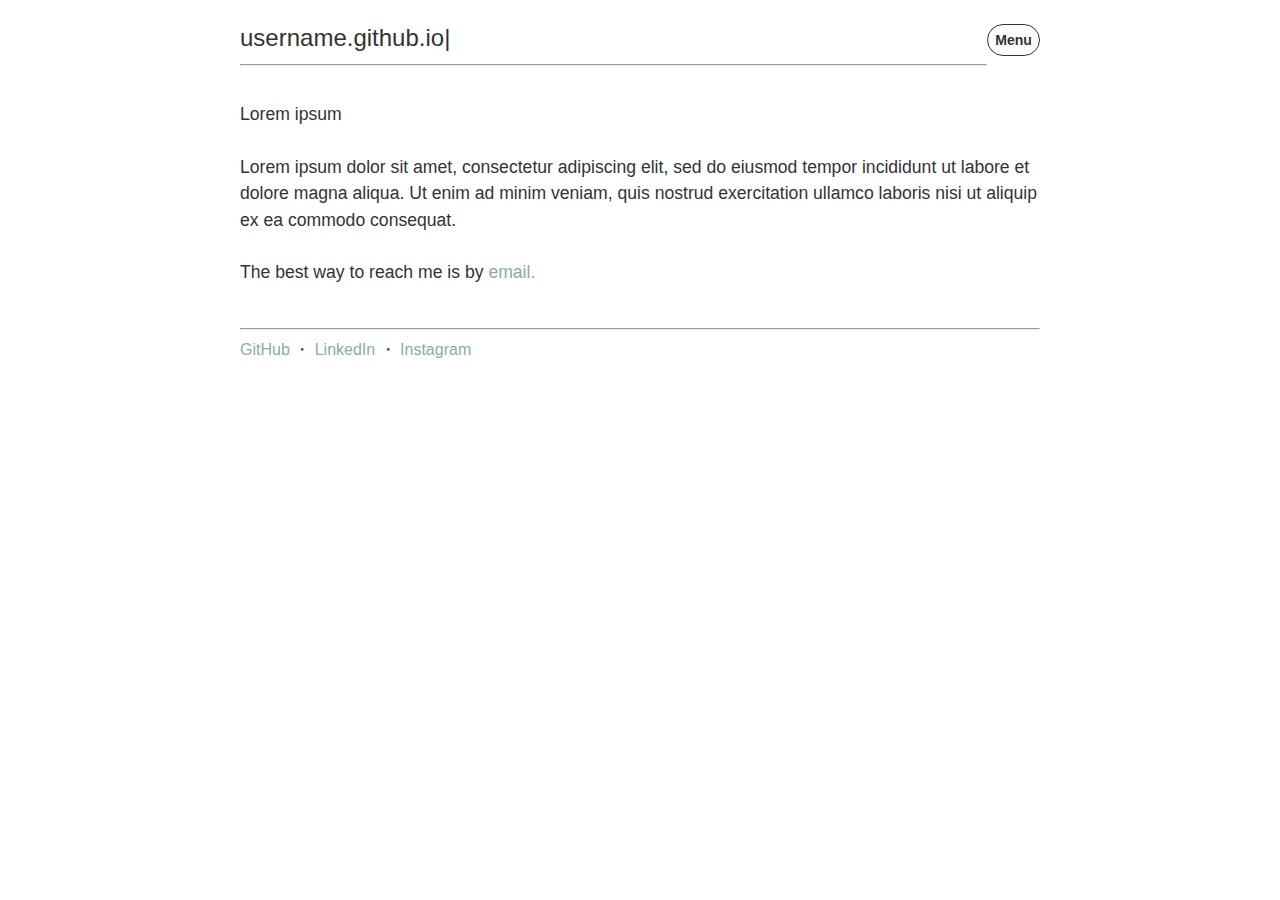
<file: index.html>
<!DOCTYPE html>
<html>
<head>
	<link rel="stylesheet" href="css/style.css" media="all">
	<link rel='stylesheet' href="fonts/league-spartan/league-spartan.css" media='all'>
	<link rel='stylesheet' href="fonts/libre-baskerville/libre-baskerville.css" media='all'>
	<link rel="shortcut icon" href="images/icon.PNG" >
	<meta name="viewport" content="width=device-width, initial-scale=1.0">
	<title>Lawrence Ho - Home</title>
</head>
<body>
<div class="main">

<!-- *** START HEADER *** -->
 
  <div class="header">
  	<p class="sitelogo"><a class="sitelogo" href="/index.html" rel="home">username.github.io</a><span class="header-ticker">|</span>
  	</p>
  	<p class="menu"><a class="menubutton" href="menu.html">Menu</a></p>
  </div>
  <br><br style="margin-bottom: 15px;">
  <hr class="line-separator"/>

<!-- *** END HEADER *** -->

<!-- *** START PAGE CONTENT *** -->
<p style="margin-top: 35px;">Lorem ipsum</p>

<p>Lorem ipsum dolor sit amet, consectetur adipiscing elit, sed do eiusmod tempor incididunt ut labore et dolore magna aliqua. Ut enim ad minim veniam, quis nostrud exercitation ullamco laboris nisi ut aliquip ex ea commodo consequat.</p>

<p>The best way to reach me is by <a href="mailto:my-email@email-provider.com">email.</a></p>

<!-- *** END PAGE CONTENT *** -->

<!-- *** FOOTER *** --->
<div style="padding-top: 8px;">
	<hr class="line-separator"/>
	<footer>
		<nav>
			<a href="https://github.com/username">GitHub</a>
			 ・ 
			 <a href="https://www.linkedin.com/in/username/">LinkedIn</a>
			  ・ 
			  <a href="https://www.instagram.com/username/">Instagram</a>
		</nav>
	</footer>
</div>
<!-- *** END FOOTER *** --->

</div>
</body>
</html>
</file>
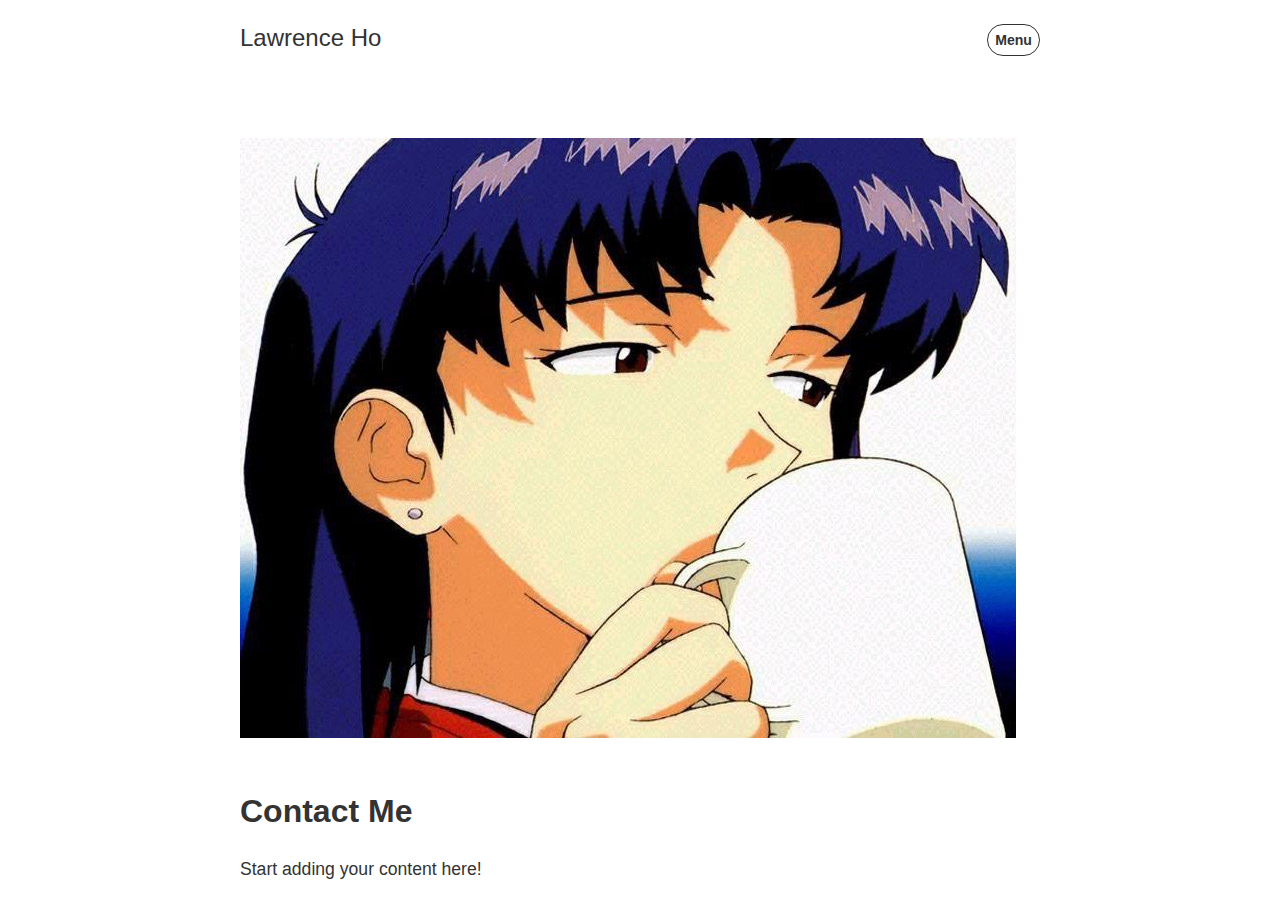
<file: contact.html>
<!DOCTYPE html>
<html>
<head>
	<link rel="stylesheet" href="css/style.css">
	<link rel="shortcut icon" href="images/icon.jpg" />
	<meta name="viewport" content="width=device-width, initial-scale=1.0">
	<title>Contact Me</title>
</head>
<body>
<div class="main">

<!-- *** START HEADER *** -->
 
  <div class="header">
  	<p class="sitelogo"><a class="sitelogo" href="/index.html" rel="home">Lawrence Ho</a></p>
  	<p class="menu"><a class="menubutton" href="menu.html">Menu</a></p>
  </div>

<!-- *** END HEADER *** -->

<img class="home-banner" src="images/sip.jpg"></img>

<!-- *** START PAGE CONTENT *** -->

<h1>Contact Me</h1>

<p>Start adding your content here!</p>

<!-- *** END PAGE CONTENT *** -->

</div>
</body>
</html>
</file>
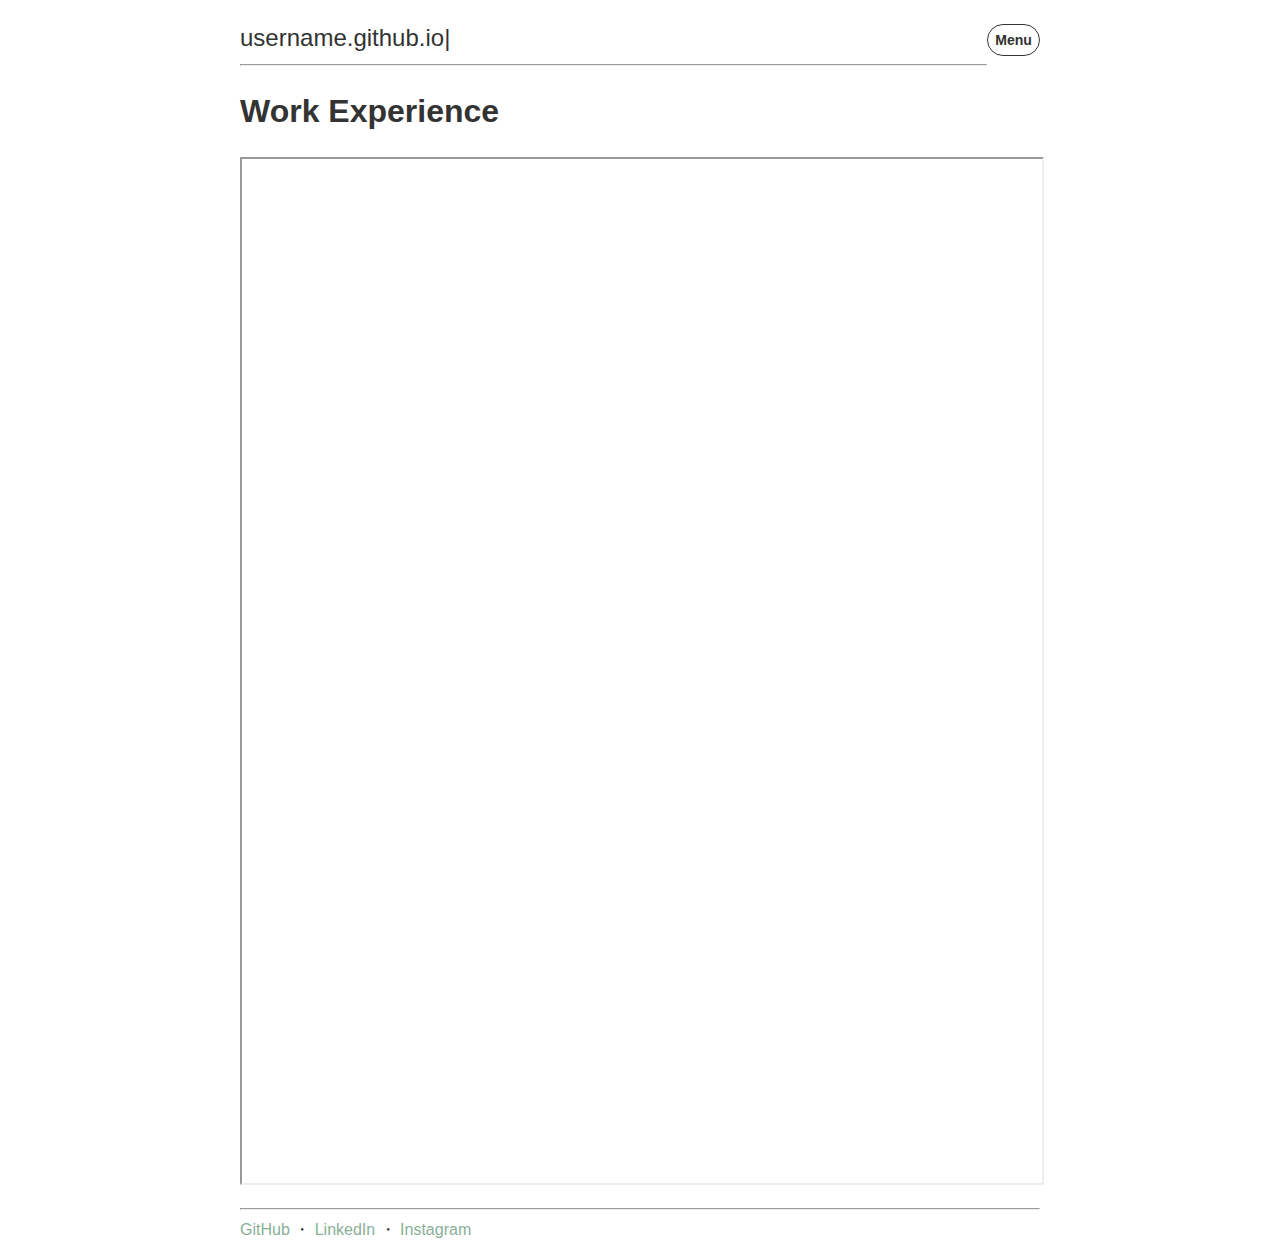
<file: experience.html>
<!DOCTYPE html>
<html>
<head>
	<link rel="stylesheet" href="css/style.css">
	<link rel='stylesheet' href="fonts/league-spartan/league-spartan.css" media='all'>
	<link rel='stylesheet' href="fonts/libre-baskerville/libre-baskerville.css" media='all'>
	<link rel="shortcut icon" href="images/icon.PNG" />
	<meta name="viewport" content="width=device-width, initial-scale=1.0">
	<title>Work Experience</title>
</head>
<body>
<div class="main">

<!-- *** START HEADER *** -->
 
  <div class="header">
  	<p class="sitelogo"><a class="sitelogo" href="index.html" rel="home">username.github.io</a><span class="header-ticker">|</span>
  	</p>
  	<p class="menu"><a class="menubutton" href="menu.html">Menu</a></p>
  </div>
  <br><br style="margin-bottom: 15px;">
  <hr class="line-separator"/>

<!-- *** END HEADER *** -->

<!-- *** START PAGE CONTENT *** -->

<h1>Work Experience</h1>

<div style="text-align: center;">
<iframe src="https://drive.google.com/file/d/1dL058TaakDpS7uFaK--s-9F-MJ--OOV32fK_TUs03Ys/preview" width="100%" height="1024px"></iframe>
</div>

<!-- *** END PAGE CONTENT *** -->

<!-- *** FOOTER *** --->
<div style="padding-top: 8px;">
	<hr class="line-separator"/>
	<footer>
		<nav>
			<a href="https://github.com/holarryho">GitHub</a>
			 ・ 
			 <a href="https://www.linkedin.com/in/lawrencechungyungho/">LinkedIn</a>
			  ・ 
			  <a href="https://www.instagram.com/holarryho/">Instagram</a>
		</nav>
	</footer>
</div>
<!-- *** END FOOTER *** --->

</div>
</body>
</html>
</file>
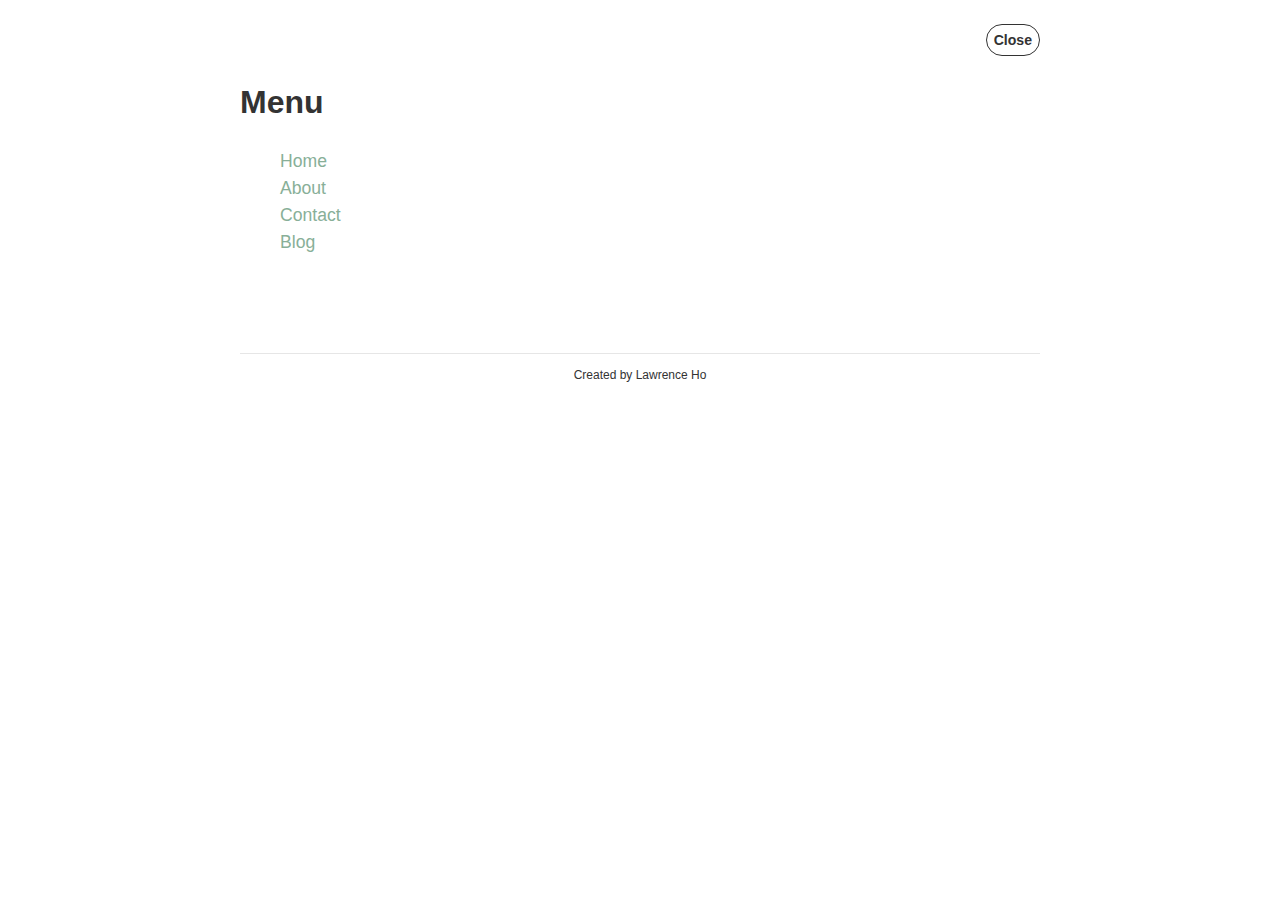
<file: menu.html>
<!DOCTYPE html>
<html>
<head>
	<link rel="stylesheet" href="css/style.css" media="all">
	<link rel="shortcut icon" href="images/icon.jpg" />
	<meta name="viewport" content="width=device-width, initial-scale=1.0">
	<title>Menu</title>
</head>
<body>

<div class="header">
	<p class="menu"><a class="menubutton" href="javascript:history.back()">Close</a>
	</p>
</div>

<div class="main">

<h1>Menu</h1>

<!-- *** NAVIGATION *** -->

  <ul class="menu">
    <li class="nav"><a href="index.html" class="active">Home</a></li>
    <li class="nav"><a href="about.html">About</a></li>
    <li class="nav"><a href="contact.html">Contact</a></li>
    <li class="nav"><a href="blog/blog-index.html">Blog</a></li>
  </ul>

<!-- *** END NAVIGATION *** -->

<!-- *** Start Footer *** -->

<div class="footer">
	<p>Created by Lawrence Ho</p>
</div>

<!-- *** End Footer *** -->

</div>
</body>
</html>
</file>
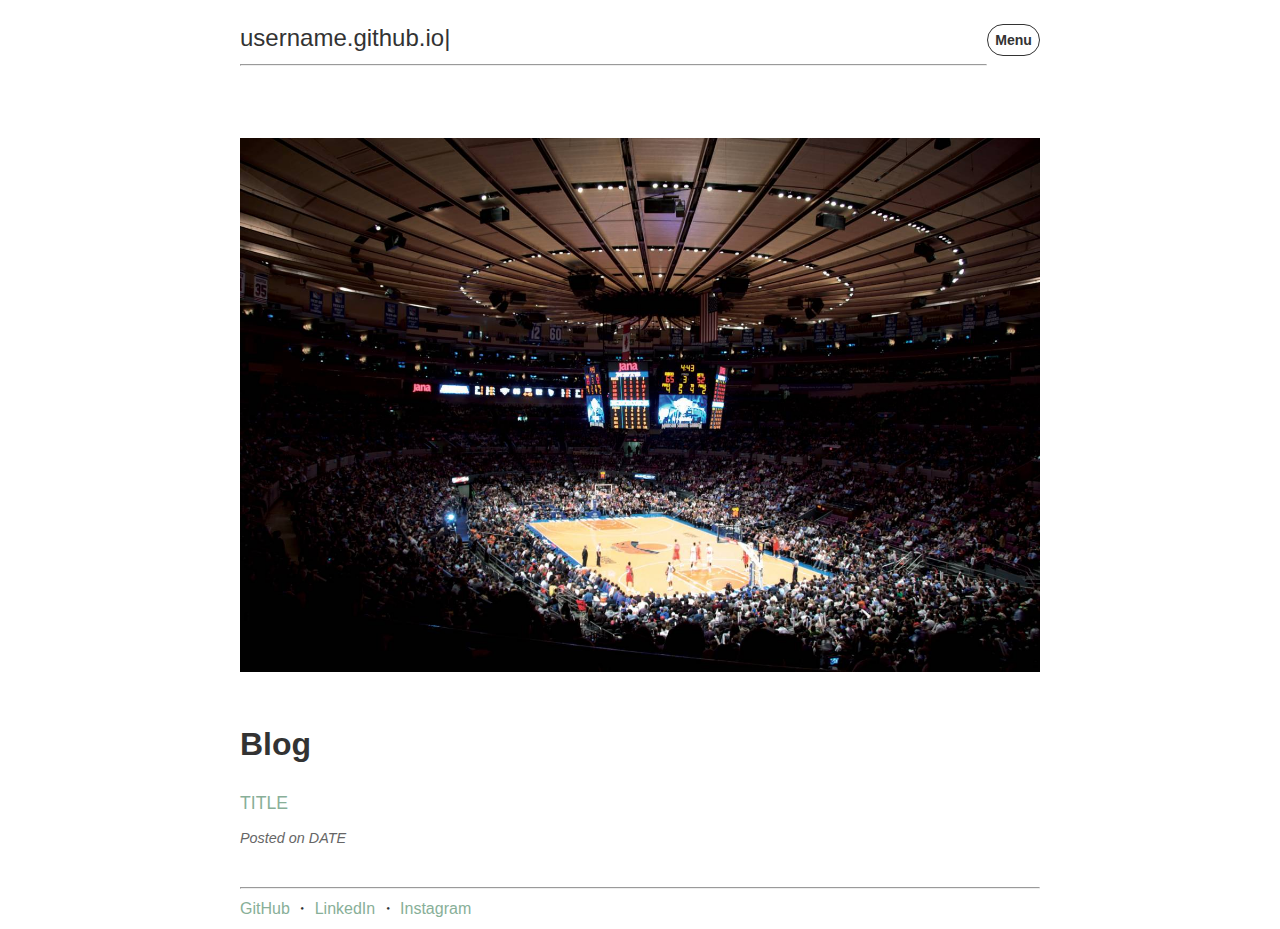
<file: blog/blog-index.html>
<!DOCTYPE html>
<html>
<head>
	<link rel="stylesheet" href="../css/style.css">
	<link rel='stylesheet' href="../fonts/league-spartan/league-spartan.css" media='all'>
	<link rel='stylesheet' href="../fonts/libre-baskerville/libre-baskerville.css" media='all'>
	<link rel="shortcut icon" href="../images/icon.PNG" />
	<meta name="viewport" content="width=device-width, initial-scale=1.0">
	<title>Blog</title>
</head>
<body>
<div class="main">

<!-- *** START HEADER *** -->
 
  <div class="header">
  	<p class="sitelogo"><a class="sitelogo" href="/index.html" rel="home">username.github.io</a><span class="header-ticker">|</span>
  	</p>
  	<p class="menu"><a class="menubutton" href="../menu.html">Menu</a></p>
  </div>
  <br><br style="margin-bottom: 15px;">
  <hr class="line-separator"/>

<!-- *** END HEADER *** -->

<img class="home-banner" src="../images/msg.jpg"></img>

<!-- *** START PAGE CONTENT *** -->

<h1>Blog</h1>


<p><a href="posts/00-template/template.html">TITLE</a></p>
<p class="meta">Posted on DATE</p>

<!-- *** END PAGE CONTENT *** -->

<!-- *** FOOTER *** --->
<div style="padding-top: 8px;">
	<hr class="line-separator"/>
	<footer>
		<nav>
			<a href="https://github.com/holarryho">GitHub</a>
			 ・ 
			 <a href="https://www.linkedin.com/in/lawrencechungyungho/">LinkedIn</a>
			  ・ 
			  <a href="https://www.instagram.com/holarryho/">Instagram</a>
		</nav>
	</footer>
</div>
<!-- *** END FOOTER *** --->

</div>
</body>
</html>
</file>
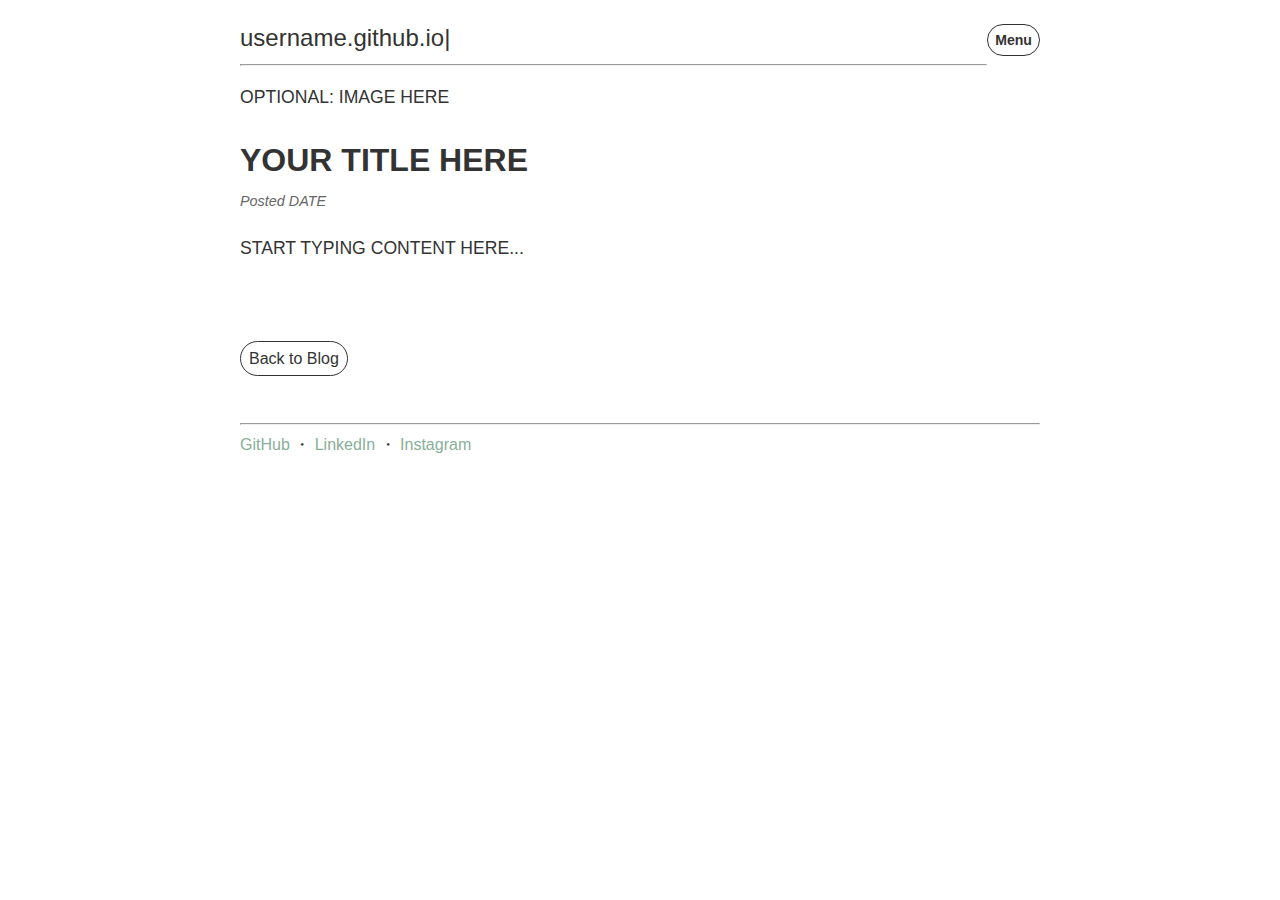
<file: blog/posts/00-template/template.html>
<!DOCTYPE html>
<html>
<head>
	<link rel="stylesheet" href="../../../css/style.css">
  <link rel='stylesheet' href="../../../fonts/league-spartan/league-spartan.css" media='all'>
  <link rel='stylesheet' href="../../../fonts/libre-baskerville/libre-baskerville.css" media='all'>
	<link rel="shortcut icon" href="../../../images/icon.PNG" />
	<meta name="viewport" content="width=device-width, initial-scale=1.0">
	<title>CHANGE ME</title>
</head>
<body>
<div class="main">
  
<!-- *** START HEADER *** -->
 
  <div class="header">
    <p class="sitelogo"><a class="sitelogo" href="../../../index.html" rel="home">username.github.io</a><span class="header-ticker">|</span>
    </p>
    <p class="menu"><a class="menubutton" href="../../../menu.html">Menu</a></p>
  </div>
  <br><br style="margin-bottom: 15px;">
  <hr class="line-separator"/>

<!-- *** END HEADER *** -->

<!--IMAGE HERE IF NEEDED--><p>OPTIONAL: IMAGE HERE</p> <!--IMAGE HERE IF NEEDED-->

<!-- *** START PAGE CONTENT *** -->
<h1>YOUR TITLE HERE</h1>
<p class="meta">Posted DATE</p>

<p>START TYPING CONTENT HERE...</p>

<!-- *** END PAGE CONTENT *** -->

<!-- **PUBLISHING CHECKLIST**

Here's a checklist of all the things you need to change:
  - Change the page title (line 7)
  - Change the post title (line 22)
  - Change the post date (line 23)
  - Change the img link to add a header image, or remove it completely (line 25)
  - Add your content!
  - Update the blog page with a link to the new post.

** END CHECKLIST** //-->

<!--BACK TO BLOG -->
<br><br>
<a class="button" href="https://lawrenceho.co/blog/blog-index.html">Back to Blog</a>
<br><br>
<!--END BACK BUTTON-->

<!-- *** FOOTER *** --->
<div style="padding-top: 8px;">
  <hr class="line-separator"/>
  <footer>
    <nav>
      <a href="https://github.com/holarryho">GitHub</a>
       ・ 
       <a href="https://www.linkedin.com/in/lawrencechungyungho/">LinkedIn</a>
        ・ 
        <a href="https://www.instagram.com/holarryho/">Instagram</a>
    </nav>
  </footer>
</div>
<!-- *** END FOOTER *** --->

</div>
</body>
</html>
</file>
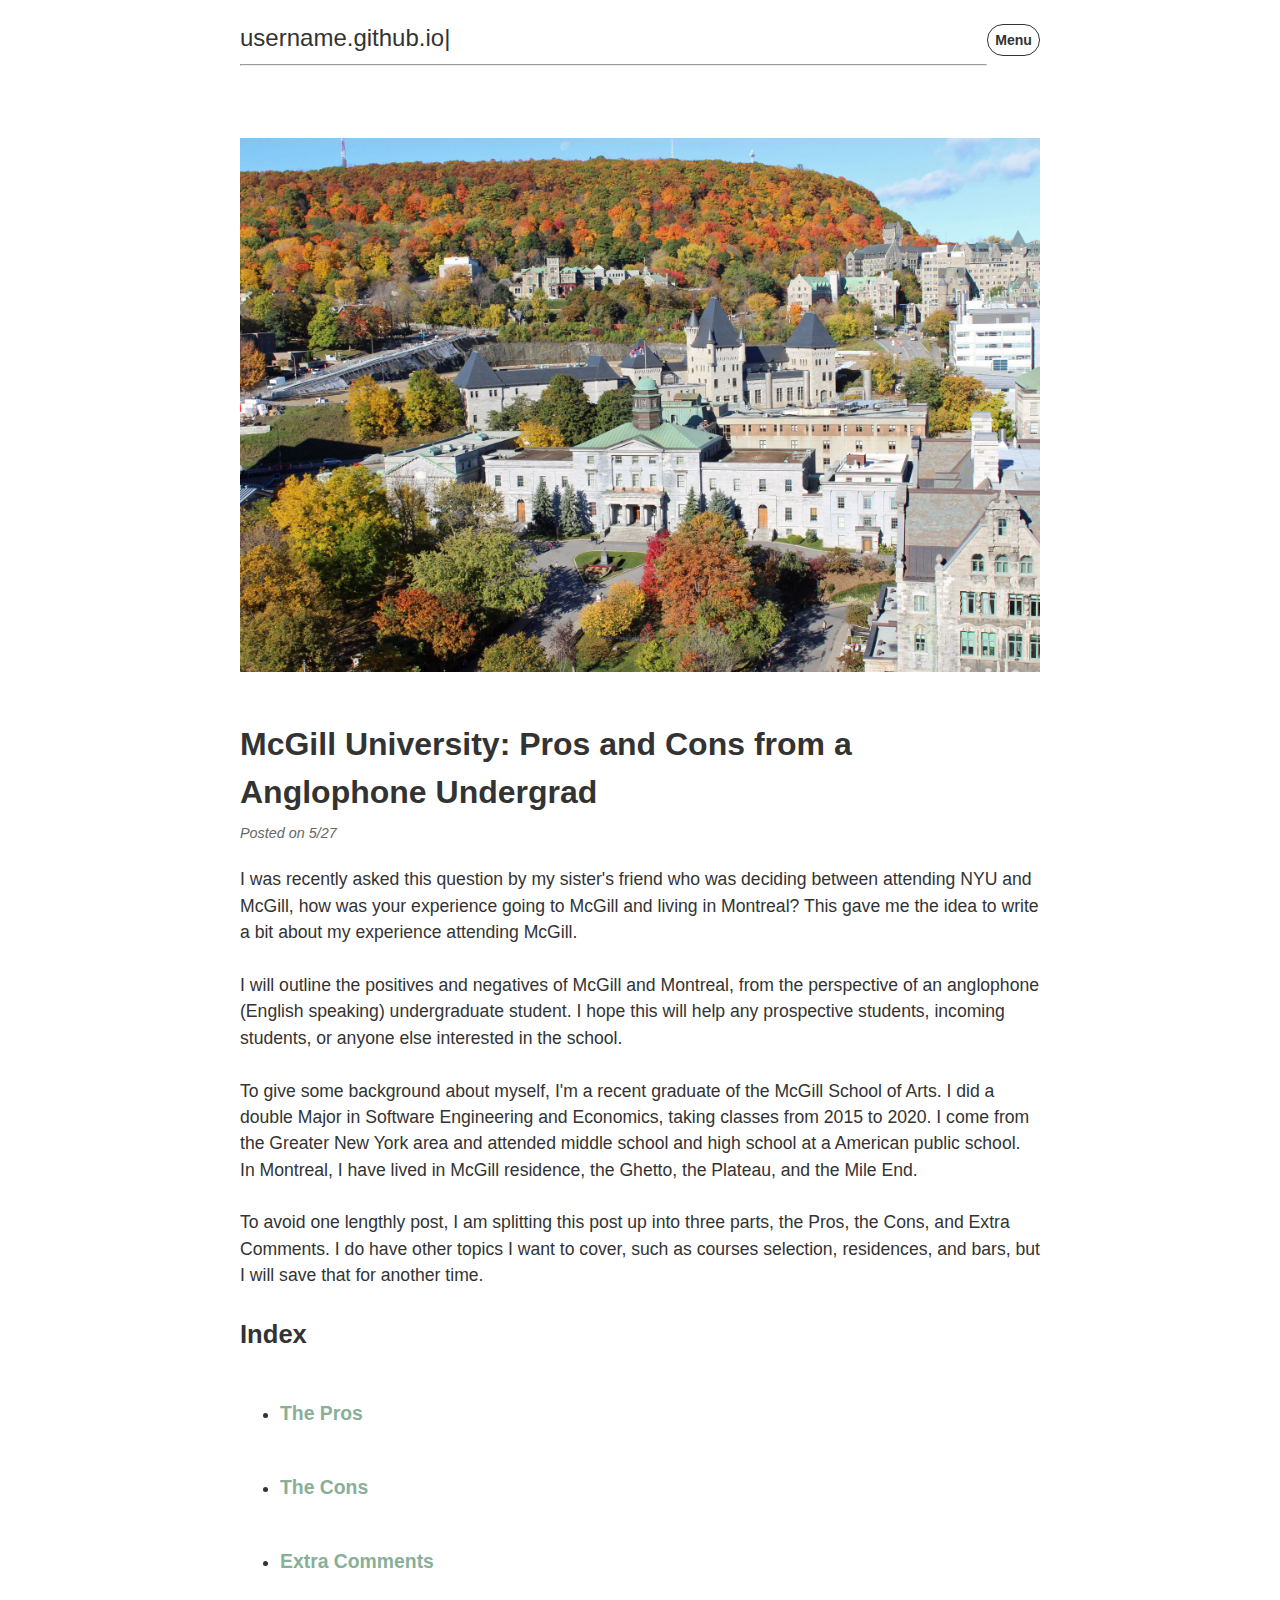
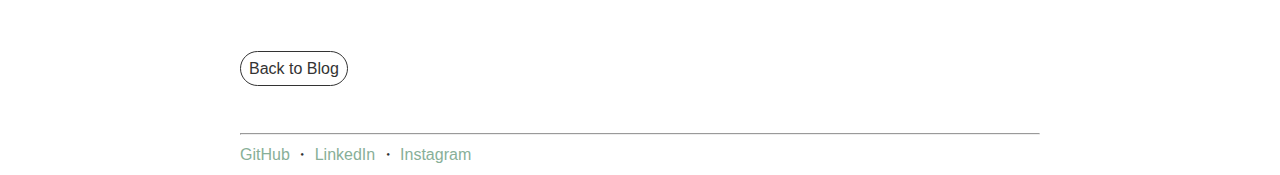
<file: blog/posts/01-mcgill-retrospective/retrospective.html>
<!DOCTYPE html>
<html>
<head>
	<link rel="stylesheet" href="../../../css/style.css">
  <link rel='stylesheet' href="../../../fonts/league-spartan/league-spartan.css" media='all'>
  <link rel='stylesheet' href="../../../fonts/libre-baskerville/libre-baskerville.css" media='all'>
	<link rel="shortcut icon" href="../../../images/icon.PNG" />
	<meta name="viewport" content="width=device-width, initial-scale=1.0">
	<title>McGill Retrospective</title>
</head>
<body>
<div class="main">
  
<!-- *** START HEADER *** -->
 
  <div class="header">
    <p class="sitelogo"><a class="sitelogo" href="../../../index.html" rel="home">username.github.io</a><span class="header-ticker">|</span>
    </p>
    <p class="menu"><a class="menubutton" href="../../../menu.html">Menu</a></p>
  </div>
  <br><br style="margin-bottom: 15px;">
  <hr class="line-separator"/>

<!-- *** END HEADER *** -->

<img class="home-banner" src="images/mt-royal.jpg"></img>

<!-- *** START PAGE CONTENT *** -->
<h1>McGill University: Pros and Cons from a Anglophone Undergrad</h1>
<p class="meta">Posted on 5/27</p>

<p>I was recently asked this question by my sister's friend who was deciding between attending NYU and McGill, how was your experience going to McGill and living in Montreal? This gave me the idea to write a bit about my experience attending McGill. 

<br><br>

I will outline the positives and negatives of McGill and Montreal, from the perspective of an anglophone (English speaking) undergraduate student. I hope this will help any prospective students, incoming students, or anyone else interested in the school.

<br><br>

To give some background about myself, I'm a recent graduate of the McGill School of Arts. I did a double Major in Software Engineering and Economics, taking classes from 2015 to 2020. I come from the Greater New York area and attended middle school and high school at a American public school. In Montreal, I have lived in McGill residence, the Ghetto, the Plateau, and the Mile End.

<br><br>

To avoid one lengthly post, I am splitting this post up into three parts, the Pros, the Cons, and Extra Comments. I do have other topics I want to cover, such as courses selection, residences, and bars, but I will save that for another time.
</p>

<h3>Index</h3>
<ul>
  <li><h6><a href="../02-mcgill-pros/pros.html">The Pros</a></h6></li>
  <li><h6><a href="../03-mcgill-cons/cons.html">The Cons</a></h6></li>
  <li><h6><a href="../04-mcgill-extras/extras.html">Extra Comments</a></h6></li>
</ul>

<!-- *** END PAGE CONTENT *** -->

<!--BACK TO BLOG -->
<br>
<a class="button" href="https://lawrenceho.co/blog/blog-index.html">Back to Blog</a>
<br><br>
<!--END BACK BUTTON-->

<!-- *** FOOTER *** --->
<div style="padding-top: 8px;">
  <hr class="line-separator"/>
  <footer>
    <nav>
      <a href="https://github.com/holarryho">GitHub</a>
       ・ 
       <a href="https://www.linkedin.com/in/lawrencechungyungho/">LinkedIn</a>
        ・ 
        <a href="https://www.instagram.com/holarryho/">Instagram</a>
    </nav>
  </footer>
</div>
<!-- *** END FOOTER *** --->

</div>
</body>
</html>
</file>
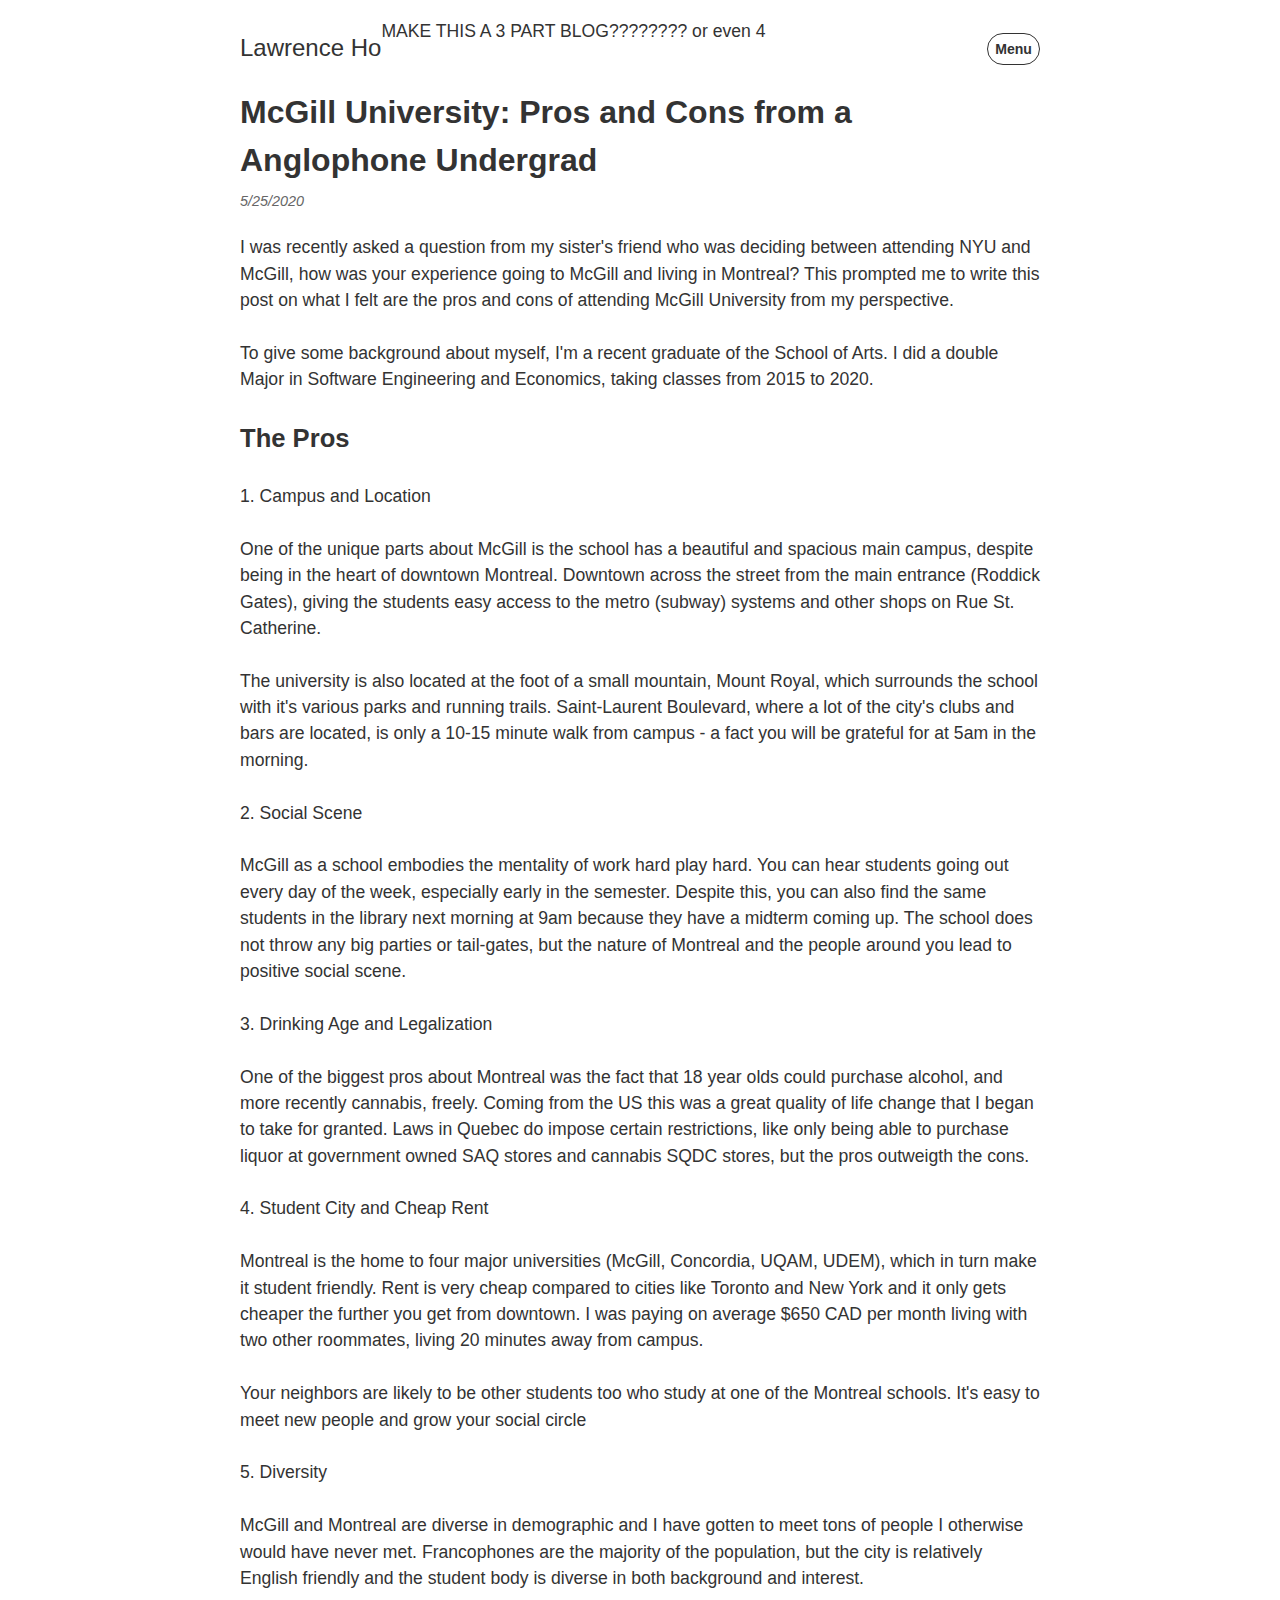
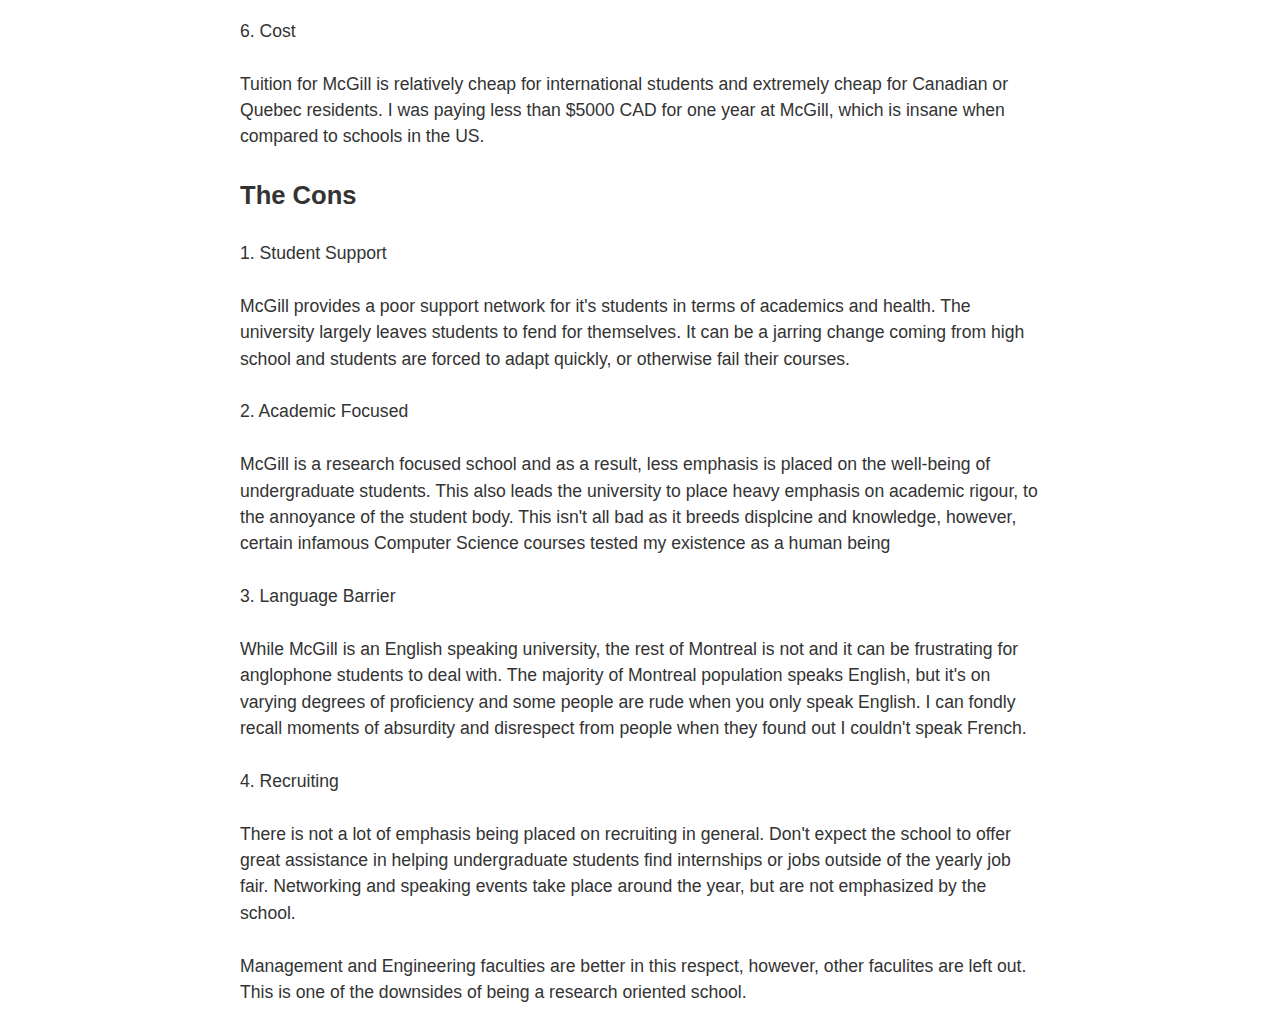
<file: blog/posts/01-my-first-blog-post/template.html>
<!DOCTYPE html>
<html>
<head>
	<link rel="stylesheet" href="../../../css/style.css">
	<link rel="shortcut icon" href="../../../images/icon.jpg" />
	<meta name="viewport" content="width=device-width, initial-scale=1.0">
	<title>My First Blog Post</title>
</head>
<body>
<div class="main">

<!-- *** START HEADER *** -->
 
  <div class="header">
    <p class="sitelogo"><a class="sitelogo" href="../../../index.html" rel="home">Lawrence Ho</a></p>
    <p class="menu"><a class="menubutton" href="../../../menu.html">Menu</a></p>
  </div>

<!-- *** END HEADER *** -->

<!--IMAGE HERE IF NEEDED--><p>MAKE THIS A 3 PART BLOG???????? or even 4</p> <!--IMAGE HERE IF NEEDED-->

<!-- *** START PAGE CONTENT *** -->
<h1>McGill University: Pros and Cons from a Anglophone Undergrad</h1>
<p class="meta">5/25/2020</p>

<p>I was recently asked a question from my sister's friend who was deciding between attending NYU and McGill, how was your experience going to McGill and living in Montreal? This prompted me to write this post on what I felt are the pros and cons of attending McGill University from my perspective.</p>

<p>To give some background about myself, I'm a recent graduate of the School of Arts. I did a double Major in Software Engineering and Economics, taking classes from 2015 to 2020.</p>

<h3>The Pros</h3>

<p>1. Campus and Location</p>
<p>One of the unique parts about McGill is the school has a beautiful and spacious main campus, despite being in the heart of downtown Montreal. Downtown across the street from the main entrance (Roddick Gates), giving the students easy access to the metro (subway) systems and other shops on Rue St. Catherine.
<br><br>
The university is also located at the foot of a small mountain, Mount Royal, which surrounds the school with it's various parks and running trails. Saint-Laurent Boulevard, where a lot of the city's clubs and bars are located, is only a 10-15 minute walk from campus - a fact you will be grateful for at 5am in the morning. </p>

<p>2. Social Scene</p>
<p>McGill as a school embodies the mentality of work hard play hard. You can hear students going out every day of the week, especially early in the semester. Despite this, you can also find the same students in the library next morning at 9am because they have a midterm coming up. The school does not throw any big parties or tail-gates, but the nature of Montreal and the people around you lead to positive social scene.</p>


<p>3. Drinking Age and Legalization</p>
<p>One of the biggest pros about Montreal was the fact that 18 year olds could purchase alcohol, and more recently cannabis, freely. Coming from the US this was a great quality of life change that I began to take for granted. Laws in Quebec do impose certain restrictions, like only being able to purchase liquor at government owned SAQ stores and cannabis SQDC stores, but the pros outweigth the cons.</p>

<p>4. Student City and Cheap Rent</p>
<p>Montreal is the home to four major universities (McGill, Concordia, UQAM, UDEM), which in turn make it student friendly. Rent is very cheap compared to cities like Toronto and New York and it only gets cheaper the further you get from downtown. I was paying on average $650 CAD per month living with two other roommates, living 20 minutes away from campus.
<br><br>

Your neighbors are likely to be other students too who study at one of the Montreal schools. It's easy to meet new people and grow your social circle</p>

<p>5. Diversity</p>
<p>McGill and Montreal are diverse in demographic and I have gotten to meet tons of people I otherwise would have never met. Francophones are the majority of the population, but the city is relatively English friendly and the student body is diverse in both background and interest. 

<p>6. Cost</p>
<p>Tuition for McGill is relatively cheap for international students and extremely cheap for Canadian or Quebec residents. I was paying less than $5000 CAD for one year at McGill, which is insane when compared to schools in the US.</p>

<h3>The Cons</h3>
<p>1. Student Support</p>
<p>McGill provides a poor support network for it's students in terms of academics and health. The university largely leaves students to fend for themselves. It can be a jarring change coming from high school and students are forced to adapt quickly, or otherwise fail their courses.</p>

<p>2. Academic Focused</p>
<p>McGill is a research focused school and as a result, less emphasis is placed on the well-being of undergraduate students. This also leads the university to place heavy emphasis on academic rigour, to the annoyance of the student body. This isn't all bad as it breeds displcine and knowledge, however, certain infamous Computer Science courses tested my existence as a human being</p>

<p>3. Language Barrier</p>
<p>While McGill is an English speaking university, the rest of Montreal is not and it can be frustrating for anglophone students to deal with. The majority of Montreal population speaks English, but it's on varying degrees of proficiency and some people are rude when you only speak English. I can fondly recall moments of absurdity and disrespect from people when they found out I couldn't speak French.</p>

<p>4. Recruiting</p>
<p>There is not a lot of emphasis being placed on recruiting in general. Don't expect the school to offer great assistance in helping undergraduate students find internships or jobs outside of the yearly job fair. Networking and speaking events take place around the year, but are not emphasized by the school.
<br><br>
Management and Engineering faculties are better in this respect, however, other faculites are left out. This is one of the downsides of being a research oriented school.</p>

<!-- *** END PAGE CONTENT *** -->

<!-- **PUBLISHING CHECKLIST**

Here's a checklist of all the things you need to change:
  - Change the page title (line 7)
  - Change the post title (line 22)
  - Change the post date (line 23)
  - Change the img link to add a header image, or remove it completely (line 25)
  - Add your content!
  - Update the blog page with a link to the new post.

** END CHECKLIST** //-->

</div>
</body>
</html>
</file>
<file: css/style.css>
/*body {
	background-color: green;
}*/


/*Color palette generator: http://colormind.io*/
/*Global variables for changing colors across the site*/
:root {
	--accent: #88af98;
	--main: #333;
	--light: #666;
	--lighter: #f3f3f3;
	--border: #e6e6e6;
	--bg: #fff;

}

/*Make website responsive*/
@media screen and (max-width: 100%) {
	.main, .header, .footer {
		width: 800px; /*set main section width to 800px*/
	}
}

@media screen and (max-width: 640px) { /*reformate menu if screen width is less than 640px*/
	ul.nav li {float: none;}
}

.main, .header, .footer {
  float: center;
  width: 100%;
  max-width: 800px;
  margin: 0 auto;
}

/*Format header*/
p.menu {
	display: inline-block;
	float: right;
}

.menubutton {
	border: 1px solid var(--main);
	color: var(--main);
	padding: 0.5em 0.5em;
	cursor: pointer;
	border-radius: 1.5em;
	transition: 0.2s;
	white-space: nowrap;
	font-weight: bold;
	/*font-family: "INSERT FONT FAMILY HERE (header)";*/
}

.menubutton:hover {
	background: var(--lighter);
	color: var(--main);
	text-decoration: none;
}

a.menubutton, a.menubutton:visited {
	color: var(--main);
	font-size: 0.8em;
}

a.menubutton:hover, a.menubutton:focus, a.menubutton:active {
	border-bottom: 1px solid;
}

ul.menu {
	list-style: none;
	/*font-family: "INSERT FONT FAMILY HERE (header)"*/
	line-height: 1.7em;
}

p.sitelogo {
	/*font-family: "INSERT FONT FAMILY HERE (header)"*/
	font-size: 1.5em;
	display: inline-block;
	float: left;
	padding-top: 0.5em;
	margin: 0 auto;
}

a.sitelogo, a.sitelogo:hover, a.sitelogo:visited, a.sitelogo:active {
	text-decoration: none;
	color: var(--main);
}

/*Format main body text*/
body {
	background: var(--bg);
	color: var(--main);
	line-height: 1.5;
	font-family: sans-serif;
	/*font-family: "INSERT FONY FAMILY HERE (main)"*/
	/*font-size: 1.1em;*/
}

/*Custom Typography*/
p {
	margin-bottom: 1.5em;
	font-size: 1.1em;
}

p.meta {
  font-size: 0.9rem;
  font-style: italic;
  color: var(--light);
  margin-top: -1em;
}

li {
	font-size: 1.1em;
}

h1, h2, h3, h4, h5, h6 {
	clear: both;
	/*font-family: "INSERT FONT FAMILY HERE (header)";*/
}

h1 {
	font-size: 2em;
}

h2 {
	font-size: 1.8em;
  	margin-top: 2em;
}

h3 {
	font-size: 1.6em;
}

h4 {
	font-size: 1.4em;
}

h5 {
	font-size: 1.2em;
}

h6 {
	font-size: 1.1em;
}

/*wtf is this*/
i.hash {
	font-size: 0.8em;
	color: var(--light);
}

/*Quoting, to use: <blockquote>..</blockquote><br><cite>..<cite>*/
blockquote {
	margin-left: 2em;
	margin-bottom: 2rem;
	margin-top: 2rem;
	padding: .4rem .8rem;
	border-left: .35rem solid var(--accent);
	color: var(--light);
	font-style: italic;
}

/*wtf is kbd,tt,var*/
/*In-line code highlight, to use: <code>..</code>*/
code, kbd, tt, var {
	font-size: 1.2em;
	/*font-family: monospace;*/
	color: var(--accent);
	background: #eaf4fa;
	line-height: 1.25;
	padding: .1rem .2rem;
}

/*Format images*/
img {
	max-width: 100%;
	height: auto;
}

img.home-banner {
	padding-top: 20px;
	padding-bottom: 20px;
	max-width: 100%;
	height: auto;
}

/*Format hyperlinks*/
a, a:visited {
	color: var(--accent);
	text-decoration: none;
}

/*hover: user hover over link, focus: user clicks link*/
a:hover, a:focus, a:active {
	text-decoration: underline;
}

/*Format buttons*/
/*Button, to use: <a class="button" href"..">..</a>*/
.button {
	padding: 0.5em .5em;
	margin: 0 .5em 0 0;
	border: 1px solid var(--main);
	border-radius: 4em;
	color: var(--main);
	transition: 0.5s;
	line-height: 3rem;
	white-space: nowrap;
}

.button:hover, .button:active, .button:focus, .button:visited {
	background: var(--lighter);
	color: var(--main);
	text-decoration: none; 
}

/*Format footer*/
.footer {
	margin-top: 6em;
	text-align: center;
	border-top: 1px solid var(--border);
}

.footer p {
	font-size: 0.75em;
}



















/*Format banner image on home*/
img.home-banner {
	padding-top: 60px;
	padding-bottom: 20px;
}

/*Format nav bar*/
/*ul.nav {
	list-style-type: none;
	margin: 0;
	padding: 0;
	overflow: hidden;
	background-color: var(--main);
}

li.nav {
	float: left; 
}

li.nav a {
	display: block;
	color: var(--bg);
	text-align: center;
	padding: 14px 16px;
	text-decoration: none;
}

ul.nav li.nav a:hover:not(active) {
	background: var(--accent);
}

.active {
	background-color: var(--accent);
}*/
</file>
<file: fonts/league-spartan/league-spartan.css>
@font-face {
    font-family: 'league_spartanbold';
    src: url('leaguespartan-bold-webfont.woff2') format('woff2'),
         url('leaguespartan-bold-webfont.woff') format('woff');
    font-weight: normal;
    font-style: normal;

}
</file>
<file: fonts/libre-baskerville/libre-baskerville.css>
/*! Generated by Font Squirrel (https://www.fontsquirrel.com) on May 27, 2020 */


/*bold*/
@font-face {
    font-family: 'libre_baskervillebold';
    src: url('librebaskerville-bold-webfont.woff2') format('woff2'),
         url('librebaskerville-bold-webfont.woff') format('woff');
    font-weight: normal;
    font-style: normal;

}



/*italic*/
@font-face {
    font-family: 'libre_baskerville';
    src: url('librebaskerville-italic-webfont.woff2') format('woff2'),
         url('librebaskerville-italic-webfont.woff') format('woff');
    font-weight: normal;
    font-style: italic;

}



/*normal*/
@font-face {
    font-family: 'libre_baskerville';
    src: url('librebaskerville-regular-webfont.woff2') format('woff2'),
         url('librebaskerville-regular-webfont.woff') format('woff');
    font-weight: normal;
    font-style: normal;

}
</file>
